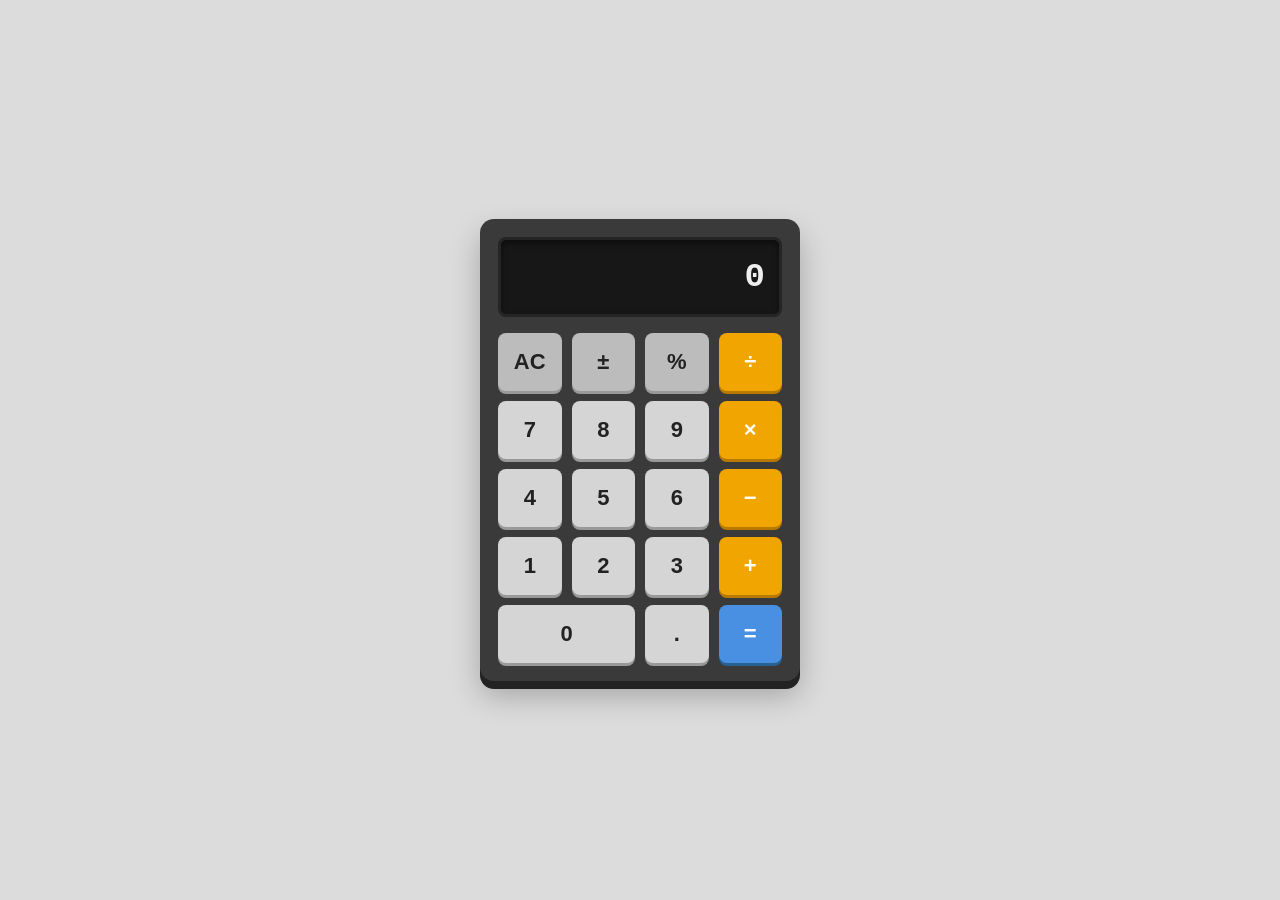
<file: calculator/index.html>
<!DOCTYPE html>
<html lang="en">
<head>
    <meta charset="UTF-8">
    <meta name="viewport" content="width=device-width, initial-scale=1.0">
    <title>Classic Calculator</title>
    <link rel="stylesheet" href="style.css">
</head>
<body>

    <div class="kalkulator">

        <!-- Display -->
        <div class="layar-kalkulator">
            <input
                type="text"
                class="tampilan-kalkulator"
                value="0"
                disabled
            >
        </div>

        <!-- Buttons -->
        <div class="tombol-kalkulator">

            <!-- Baris 1 -->
            <button class="fungsi" value="AC">AC</button>
            <button class="fungsi" value="±">±</button>
            <button class="fungsi" value="%">%</button>
            <button class="operator" value="/">÷</button>

            <!-- Baris 2 -->
            <button value="7">7</button>
            <button value="8">8</button>
            <button value="9">9</button>
            <button class="operator" value="*">×</button>

            <!-- Baris 3 -->
            <button value="4">4</button>
            <button value="5">5</button>
            <button value="6">6</button>
            <button class="operator" value="-">−</button>

            <!-- Baris 4 -->
            <button value="1">1</button>
            <button value="2">2</button>
            <button value="3">3</button>
            <button class="operator" value="+">+</button>

            <!-- Baris 5 -->
            <button class="nol" value="0">0</button>
            <button value=".">.</button>
            <button class="sama-dengan" value="=">=</button>

        </div>
    </div>

    <script src="script.js"></script>
</body>
</html>
</file>
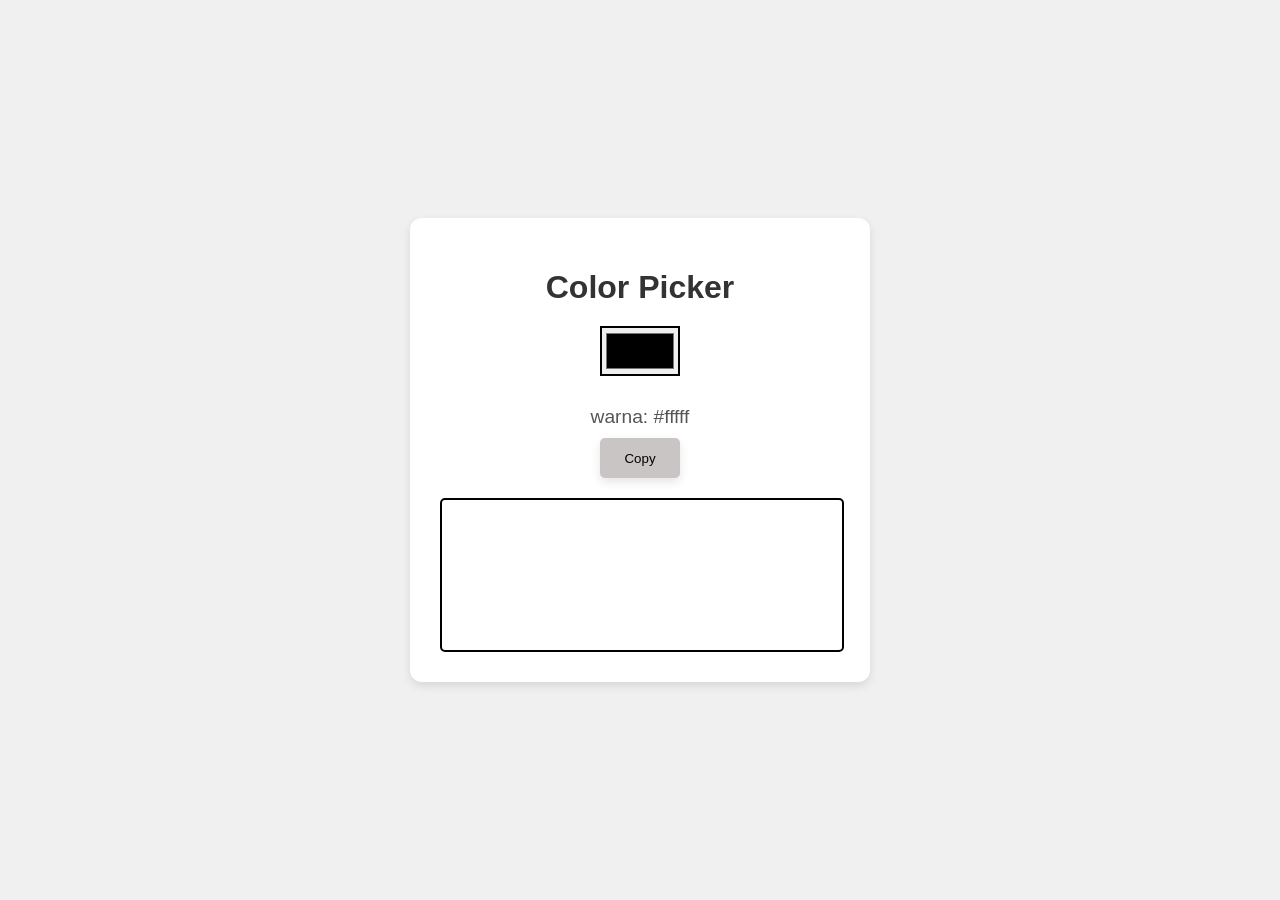
<file: color-picker/index.html>
<!DOCTYPE html>
<html lang="en">
<head>
    <meta charset="UTF-8">
    <meta name="viewport" content="width=device-width, initial-scale=1.0">
    <title>Color Picker</title>
    <link rel="stylesheet" href="style.css">
</head>
<body>
    <div class="container">
        <div class="color-picker">
            <h1>Color Picker</h1>
            <input type="color" id="colorInput">
            <p>warna: <span id="colorCode">#fffff</span></p>
            <button id="copyButton">Copy</button>
        </div>

        <div id="colorDisplay" class="color-display">

        </div>
    </div>

    <script src="script.js"></script>
</body>
</html>
</file>
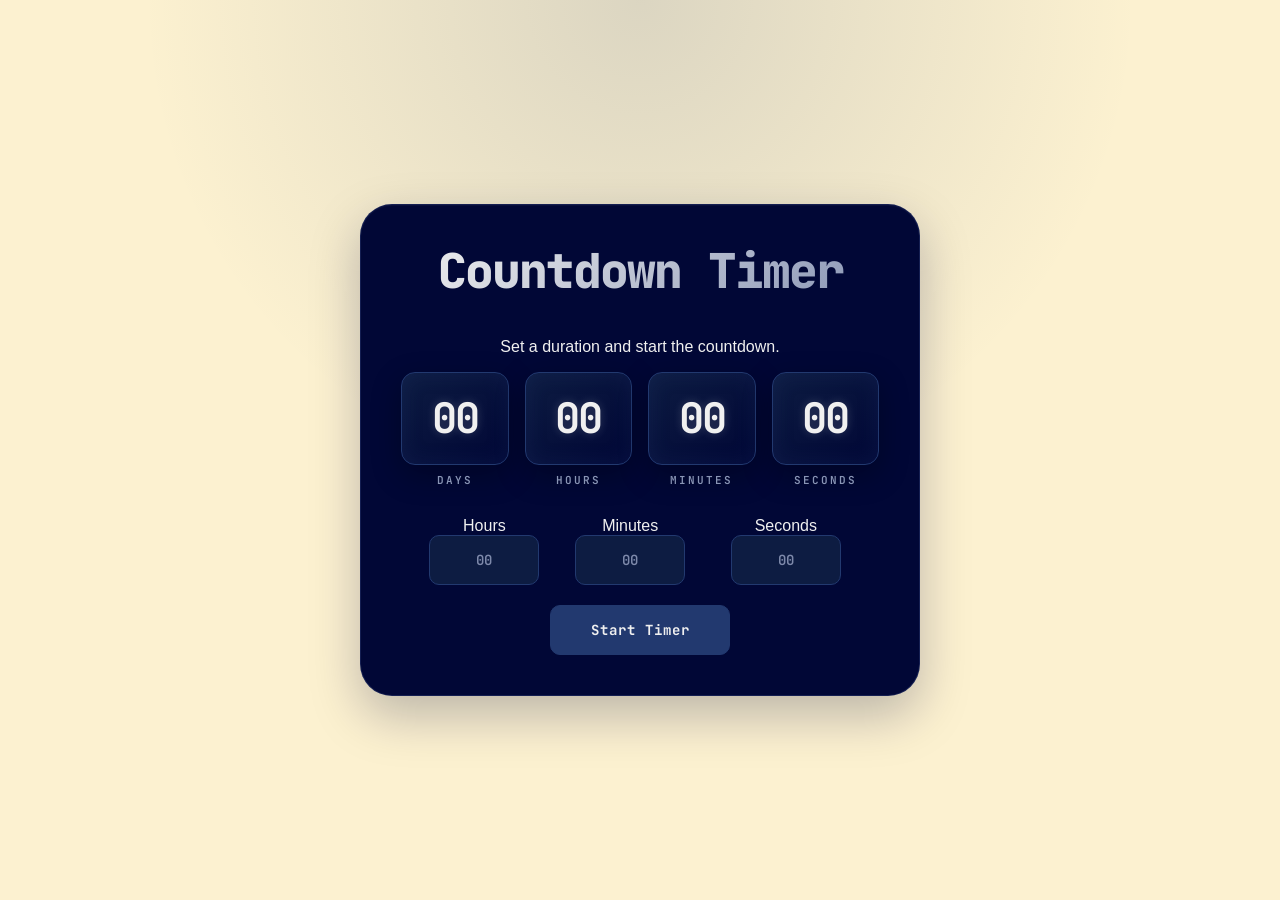
<file: count-down-timer/index.html>
<!doctype html>
<html lang="en">
    <head>
        <meta charset="UTF-8" />
        <meta name="viewport" content="width=device-width, initial-scale=1.0" />

        <meta name="description" content="A modern and simple countdown timer." />

        <title>Countdown Timer</title>

        <link rel="preconnect" href="https://fonts.googleapis.com" />
        <link rel="preconnect" href="https://fonts.gstatic.com" crossorigin />
        <link href="https://fonts.googleapis.com/css2?family=JetBrains+Mono:wght@400;500;600;700;800&display=swap" rel="stylesheet" />

        <link rel="stylesheet" href="style.css" />
    </head>

    <body>
        <main class="container">
            <!-- Header -->
            <header class="header">

                <h1>Countdown Timer</h1>

                <p>Set a duration and start the countdown.</p>
            </header>

            <!-- Timer Display -->
            <section class="countdown" id="countdown" aria-label="Countdown timer">
                <div class="time">
                    <span id="days">00</span>
                    <small>Days</small>
                </div>

                <div class="time">
                    <span id="hours">00</span>
                    <small>Hours</small>
                </div>

                <div class="time">
                    <span id="minutes">00</span>
                    <small>Minutes</small>
                </div>

                <div class="time">
                    <span id="seconds">00</span>
                    <small>Seconds</small>
                </div>
            </section>

            <!-- Timer Controls -->
            <section class="controls">
                <div class="input-container">
                    <label>
                        <span>Hours</span>

                        <input type="number" id="inputHours" min="0" max="99" placeholder="00" inputmode="numeric" autocomplete="off" />
                    </label>

                    <label>
                        <span>Minutes</span>

                        <input type="number" id="inputMinutes" min="0" max="59" placeholder="00" inputmode="numeric" autocomplete="off" />
                    </label>

                    <label>
                        <span>Seconds</span>

                        <input type="number" id="inputSeconds" min="0" max="59" placeholder="00" inputmode="numeric" autocomplete="off" />
                    </label>
                </div>

                <!-- Actions -->
                <div class="actions">
                    <button type="button" id="startButton">
                        <span>Start Timer</span>
                    </button>
                </div>
            </section>
        </main>

        <script src="script.js"></script>
    </body>
</html>
</file>
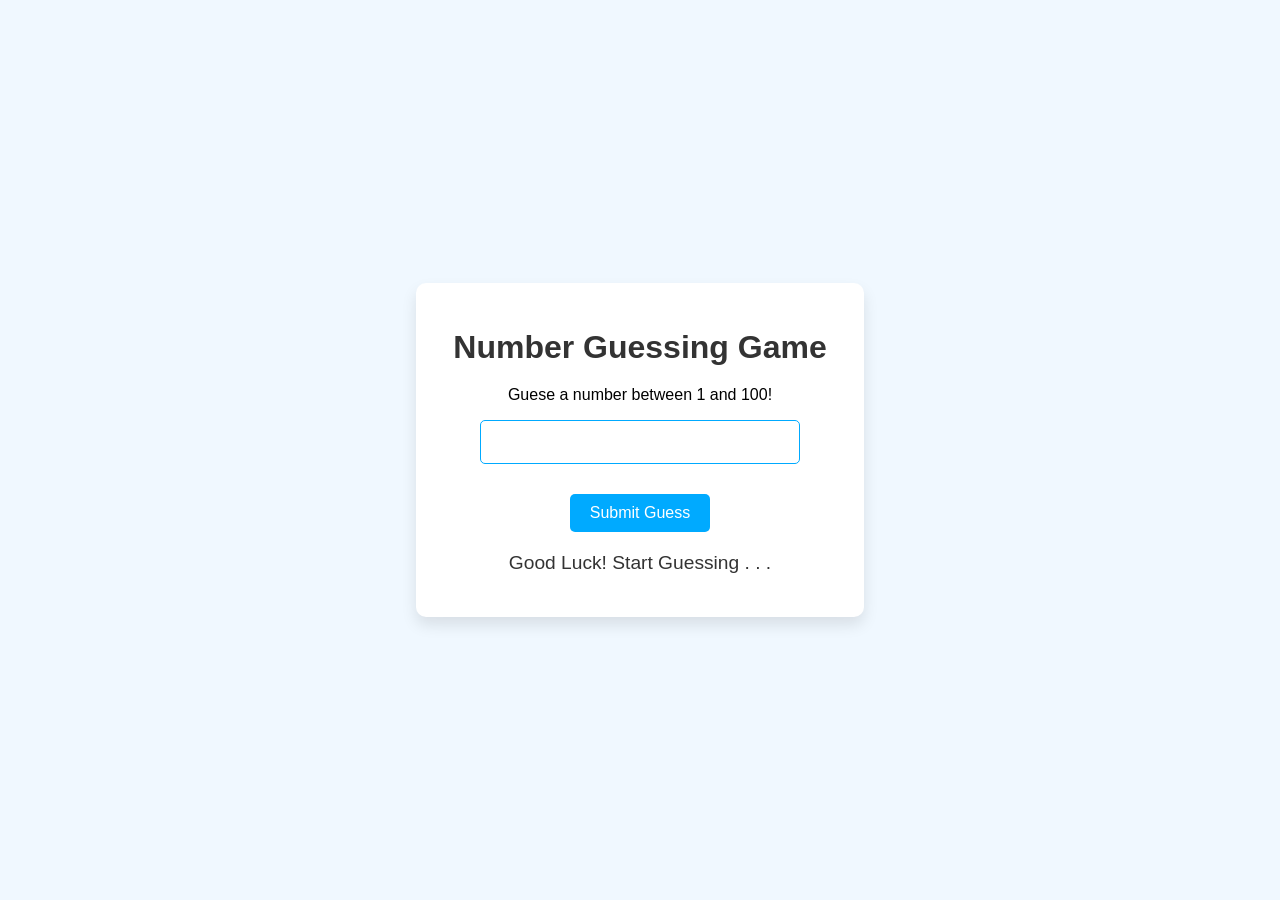
<file: number-guessing-game/index.html>
<!DOCTYPE html>
<html lang="en">
<head>
    <meta charset="UTF-8">
    <meta name="viewport" content="width=device-width, initial-scale=1.0">
    <title>Number Guessing Game</title>
    <link rel="stylesheet" href="style.css">
</head>
<body>
    <div class="container">
        <h1>Number Guessing Game</h1>
        <p>Guese a number between 1 and 100!</p>

        <input type="number" name="guessNumber" id="guessNumber" min="1" max="100">
        <button id="guessButton">Submit Guess</button>
        <p id="message">Good Luck! Start Guessing . . .</p>
        <button id="restartButton" style="display: none;">Play Again</button>
    </div>
    <script src="script.js"></script>
</body>
</html>
</file>
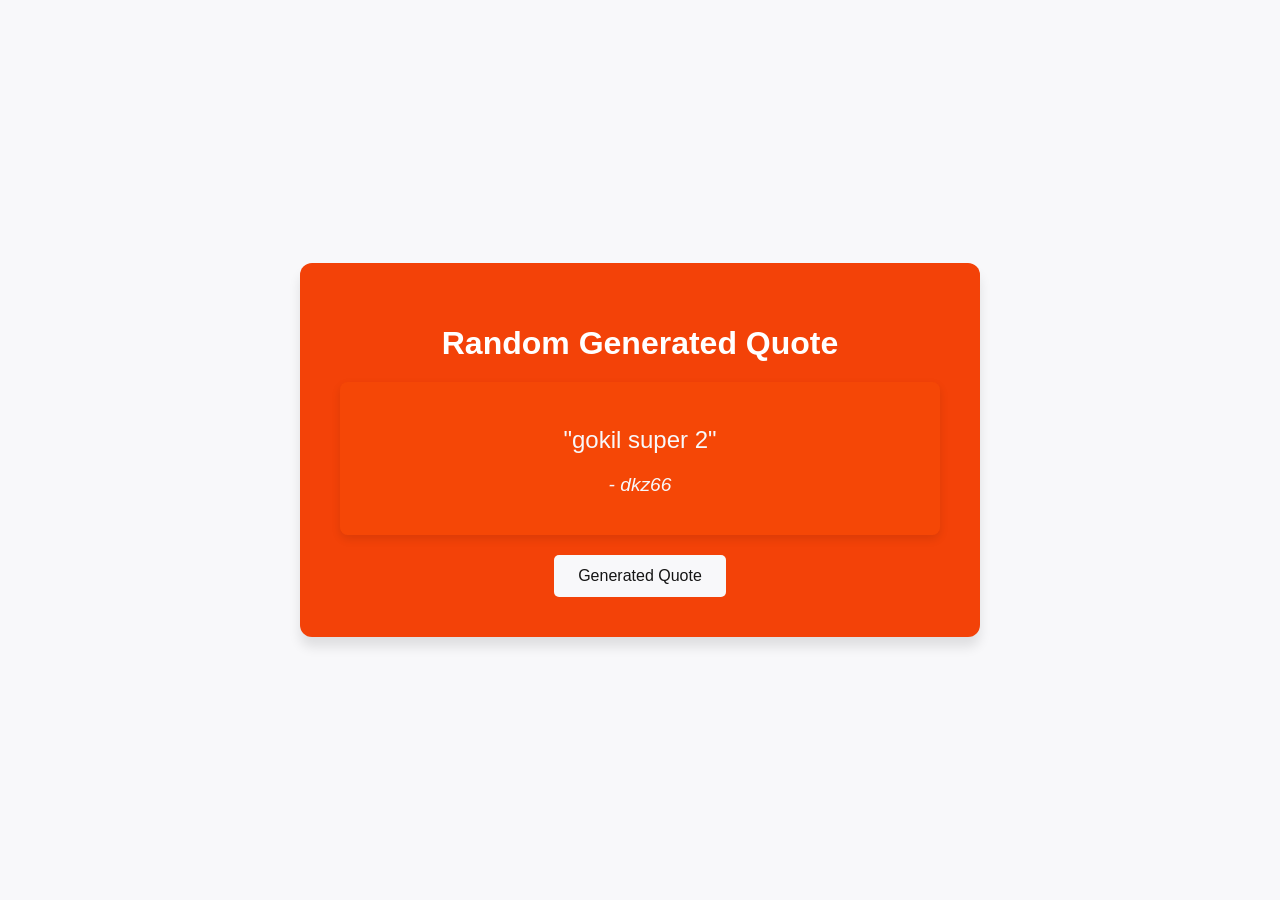
<file: random-quote-generator/index.html>
<!DOCTYPE html>
<html lang="en">
<head>
    <meta charset="UTF-8">
    <meta name="viewport" content="width=device-width, initial-scale=1.0">
    <title>Random Quote</title>
    <link rel="stylesheet" href="style.css">
</head>
<body>
    <div class="container-quote">
        <h1>Random Generated Quote</h1>
        <div class="quote-box">
            <p id="quote">Klik tombol dibawah untuk membuat quote</p>
            <p id="author">- Author</p>
        </div>
        <button id="button">Generated Quote</button>
    </div>
    
    <script src="script.js"></script>
</body>
</html>
</file>
<file: calculator/style.css>
* {
    box-sizing: border-box;
}

body {
    font-family: Arial, sans-serif;
    display: flex;
    justify-content: center;
    align-items: center;
    min-height: 100vh;
    margin: 0;

    background-color: #dcdcdc;
}

/* Calculator */
.kalkulator {
    width: 320px;
    padding: 18px;

    background-color: #3a3a3a;
    border-radius: 14px;

    box-shadow:
        0 8px 0 #222,
        0 15px 30px rgba(0, 0, 0, 0.25);
}

/* Display */
.layar-kalkulator {
    height: 80px;
    margin-bottom: 16px;
    padding: 10px 14px;

    display: flex;
    align-items: center;

    background-color: #171717;
    border: 3px solid #252525;
    border-radius: 8px;

    box-shadow:
        inset 0 3px 6px rgba(0, 0, 0, 0.5);
}

.tampilan-kalkulator {
    width: 100%;
    height: 100%;

    padding: 0;

    border: none;
    outline: none;
    background: transparent;

    color: #eeeeee;
    font-family: "Courier New", monospace;
    font-size: 34px;
    font-weight: bold;

    text-align: right;
}

/* Button grid */
.tombol-kalkulator {
    display: grid;
    grid-template-columns: repeat(4, 1fr);
    gap: 10px;
}

/* Semua tombol */
button {
    height: 58px;

    border: none;
    border-radius: 8px;

    background-color: #d5d5d5;

    color: #222;
    font-size: 22px;
    font-weight: bold;

    cursor: pointer;

    box-shadow: 0 3px 0 #999;

    transition:
        transform 0.08s ease,
        box-shadow 0.08s ease,
        background-color 0.15s ease;
}

/* Hover */
button:hover {
    background-color: #e2e2e2;
}

/* Saat ditekan */
button:active {
    transform: translateY(3px);
    box-shadow: 0 0 0 #999;
}

/* Operator */
.operator {
    background-color: #f0a500;
    color: white;
    box-shadow: 0 3px 0 #b87900;
}

.operator:hover {
    background-color: #ffb52e;
}

/* AC, +/- dan % */
.fungsi {
    background-color: #bcbcbc;
    color: #222;
}

.fungsi:hover {
    background-color: #cccccc;
}

/* Sama dengan */
.sama-dengan {
    background-color: #4a90e2;
    color: white;

    box-shadow: 0 3px 0 #286090;
}

.sama-dengan:hover {
    background-color: #5da0ed;
}

/* Tombol 0 */
.nol {
    grid-column: span 2;
}
</file>
<file: color-picker/style.css>
body{
    font-family: 'Arial', sans-serif;
    background-color: #f0f0f0;
    margin: 0;
    padding: 0;
    display: flex;
    justify-content: center;
    align-items: center;
    height: 100vh;
}
.container{
    text-align: center;
    background-color: #ffffff;
    padding: 30px;
    border-radius: 12px;
    box-shadow: 0 4px 10px rgba(0,0,0,0.1);
    max-width: 400px;
    width: 100%;
}
h1{
    font-size: 2em;
    color: #333333;
    margin-bottom: 20px;

}
.color-picker{
    margin-bottom: 20px;
}
#colorInput{
    width: 80px;
    height: 50px;
    border: 2px solid black;
    cursor: pointer;
    margin-bottom: 20px;
}
p{
    font-size: 1.2em;
    color: #555555;
    margin: 10px 0;
}
#copyButton {
    width: 80px;
    height: 40px;
    background-color: rgb(202, 197, 197);
    border: none;
    border-radius: 5px;
    box-shadow: 0 4px 10px rgb(0, 0, 0, 0.1);
}

.color-display{
    width: 100%;
    height: 150px;
    border-radius: 5px;
    border: 2px solid black;
    margin-top: 20px;
    transition: background-color 0.3s ease;
}
</file>
<file: count-down-timer/style.css>
:root {
    --primary-color: #010736;
    --second-color: #0d1c42;
    --tre-color: #22396f;

    --text-color: #f0f0f0;
    --muted-color: #8995b5;

    --border-hover: #5269a5;
    --button-hover: #2d4b8c;

    --background-color: #fcf1d0;

    --shadow-dark: rgba(0, 0, 0, 0.3);
    --glow: rgba(34, 57, 111, 0.35);
}

/* ==============================
   RESET
============================== */

* {
    box-sizing: border-box;
}

/* ==============================
   BASE
============================== */

body {
    min-height: 100vh;
    min-height: 100dvh;

    margin: 0;
    padding: 20px;

    display: flex;
    justify-content: center;
    align-items: center;

    font-family: Arial, sans-serif;
    color: var(--text-color);

    background: radial-gradient(circle at top, rgba(34, 57, 111, 0.15), transparent 45%), var(--background-color);
}

/* ==============================
   CONTAINER
============================== */

.container {
    width: min(100%, 560px);

    padding: clamp(24px, 5vw, 40px);

    text-align: center;

    background: var(--primary-color);

    border: 1px solid rgba(82, 105, 165, 0.25);
    border-radius: 2rem;

    box-shadow:
        0 20px 50px rgba(1, 7, 54, 0.25),
        inset 0 1px 0 rgba(255, 255, 255, 0.03);
}

/* ==============================
   TITLE
============================== */

h1 {
    margin: 0 0 clamp(28px, 5vw, 40px);

    font-family: "JetBrains Mono", monospace;
    font-size: clamp(30px, 7vw, 48px);
    font-weight: 800;
    line-height: 1.1;
    letter-spacing: -2px;

    background: linear-gradient(135deg, var(--text-color), var(--muted-color));

    background-clip: text;
    -webkit-background-clip: text;

    color: transparent;
}

/* ==============================
   COUNTDOWN
============================== */

.countdown {
    display: flex;
    justify-content: center;
    align-items: flex-start;

    gap: clamp(8px, 2vw, 16px);

    margin-bottom: clamp(24px, 5vw, 30px);

    font-family: "JetBrains Mono", monospace;
}

.time {
    min-width: 0;

    display: flex;
    flex: 1;

    flex-direction: column;
    align-items: center;

    gap: 8px;
}

.time span {
    width: 100%;
    aspect-ratio: 1.15 / 1;

    display: flex;
    justify-content: center;
    align-items: center;

    color: var(--text-color);

    font-size: clamp(22px, 7vw, 42px);
    font-weight: 700;
    line-height: 1;
    letter-spacing: -2px;

    background: linear-gradient(145deg, var(--second-color), var(--primary-color));

    border: 1px solid var(--tre-color);
    border-radius: 14px;

    box-shadow:
        inset 0 0 20px rgba(34, 57, 111, 0.25),
        0 10px 30px var(--shadow-dark);

    text-shadow: 0 0 10px rgba(240, 240, 240, 0.2);

    transition:
        transform 0.25s ease,
        box-shadow 0.25s ease,
        border-color 0.25s ease;
}

.time span:hover {
    transform: translateY(-5px);

    border-color: var(--border-hover);

    box-shadow:
        inset 0 0 25px rgba(34, 57, 111, 0.45),
        0 15px 35px rgba(0, 0, 0, 0.4);
}

.time small {
    color: var(--muted-color);

    font-size: clamp(8px, 2vw, 11px);
    font-weight: 600;

    letter-spacing: clamp(1px, 0.5vw, 2px);

    text-transform: uppercase;
}

/* ==============================
   INPUTS
============================== */

.input-container {
    display: flex;
    justify-content: center;

    gap: 12px;

    margin-bottom: 20px;
}

.input-container input {
    width: 100%;
    max-width: 110px;
    height: 50px;

    padding: 0 14px;

    color: var(--text-color);
    background: var(--second-color);

    border: 1px solid var(--tre-color);
    border-radius: 10px;
    outline: none;

    font-family: "JetBrains Mono", monospace;
    font-size: 14px;
    font-weight: 600;

    text-align: center;

    transition:
        border-color 0.25s ease,
        box-shadow 0.25s ease,
        transform 0.25s ease;
}

.input-container input::placeholder {
    color: #7d89aa;
}

.input-container input:hover {
    border-color: #3d5791;
}

.input-container input:focus {
    border-color: var(--border-hover);

    box-shadow:
        0 0 0 3px var(--glow),
        0 8px 20px rgba(0, 0, 0, 0.2);

    transform: translateY(-2px);
}

/* Remove number spinner */

input[type="number"]::-webkit-inner-spin-button,
input[type="number"]::-webkit-outer-spin-button {
    display: none;
}

input[type="number"] {
    appearance: textfield;
}

/* ==============================
   BUTTON
============================== */

#startButton {
    width: min(100%, 180px);
    height: 50px;

    display: block;

    margin: 0 auto;

    color: var(--text-color);
    background: var(--tre-color);

    border: 1px solid var(--tre-color);
    border-radius: 10px;

    font-family: "JetBrains Mono", monospace;
    font-size: 14px;
    font-weight: 700;

    letter-spacing: 1px;

    cursor: pointer;

    transition:
        background 0.25s ease,
        transform 0.2s ease,
        box-shadow 0.25s ease;
}

#startButton:hover {
    background: var(--button-hover);

    box-shadow: 0 8px 25px var(--glow);

    transform: translateY(-2px);
}

#startButton:active {
    transform: translateY(1px);

    box-shadow: 0 3px 10px rgba(0, 0, 0, 0.3);
}

/* ==============================
   TABLET
============================== */

@media (max-width: 600px) {
    body {
        padding: 16px;
    }

    .container {
        padding: 28px 20px;
        border-radius: 1.5rem;
    }

    .countdown {
        gap: 8px;
    }

    .time span {
        border-radius: 11px;
    }

    .input-container {
        gap: 8px;
    }

    .input-container input {
        height: 46px;
        padding: 0 8px;
    }
}

/* ==============================
   MOBILE
============================== */

@media (max-width: 400px) {
    body {
        padding: 10px;
    }

    .container {
        padding: 24px 14px;
        border-radius: 1.25rem;
    }

    h1 {
        margin-bottom: 26px;
    }

    .countdown {
        gap: 5px;
    }

    .time {
        gap: 6px;
    }

    .time span {
        border-radius: 9px;
    }

    .time small {
        letter-spacing: 0.5px;
    }

    .input-container {
        gap: 6px;
    }

    .input-container input {
        height: 44px;
        padding: 0 4px;

        font-size: 12px;
    }

    #startButton {
        width: 100%;
    }
}

/* ==============================
   VERY SMALL SCREEN
============================== */

@media (max-width: 320px) {
    .container {
        padding: 20px 10px;
    }

    .countdown {
        gap: 3px;
    }

    .time span {
        font-size: 20px;
    }

    .time small {
        font-size: 7px;
    }

    .input-container {
        gap: 4px;
    }

    .input-container input {
        font-size: 11px;
    }
}
</file>
<file: number-guessing-game/style.css>
body {
    font-family: 'Arial', sans-serif;
    background-color: #f0f8ff;
    margin: 0;
    padding: 0;
    display: flex;
    justify-content: center;
    align-items: center;
    height: 100vh;
}

.container {
    text-align: center;
    background-color: #ffffff;
    padding: 24px;
    border-radius: 10px;
    box-shadow: 0 8px 15px rgba(0, 0, 0, 0.1);
    max-width: 400px;
    width: 90%;
}

h1 {
    font-size: 2em;
    color: #333333;
    margin-bottom: 20px;
}

input {
    padding: 10px;
    font-size: 1.2em;
    border: 1px solid #00aaff;
    border-radius: 5px;
    width: 80%;
    margin-bottom: 20px;
    box-sizing: border-box;
}

button {
    background-color: #00aaff;
    color: white;
    padding: 10px 20px;
    border: none;
    border-radius: 5px;
    font-size: 1em;
    cursor: pointer;
    margin-top: 10px;
    transition: background-color 0.3 ease;
}

button:hover {
    background-color: #0077cc;
}

#message {
    font-size: 1.2em;
    color: #333333;
    margin-top: 20px;
}

#restartButton {
    background-color: #28a745;
}
#restartButton:hover {
    background-color: #218838;
}
</file>
<file: random-quote-generator/style.css>
body {
    font-family: Arial, Helvetica, sans-serif;
    background-color: #f8f8fa;
    margin: 0;
    padding: 0;
    display: flex;
    justify-content: center;
    align-items: center;
    height: 100vh;
}

.container-quote {
    background-color: #f34208;
    color: white;
    text-align: center;
    padding: 40px;
    border-radius: 12px;
    box-shadow: 0 10px 12px rgba(0,0,0,0.1);
    max-width: 600px;
    width: 70%;
}

h1 {
    font-size: 2em;
    color: white;
    margin-bottom: 20px;
}

.quote-box {
    background-color: #f84d0482;
    color: #f8f8fa;
    padding: 20px;
    margin: 20px 0;
    border-radius: 8px;
    box-shadow: 0 4px 10px rgba(0,0,0,0.1);
}

#quote {
    color: #f8f8fa;
    font-size: 1.5em;
    margin-bottom: 20px;
}
#author {
    color: #f8f8fa;
    font-size: 1.2em;
    font-style: italic;
}

button {
    background-color: #f8f8fa;
    color: #151515;
    padding: 12px 24px;
    border: none;
    border-radius: 5px;
    cursor: pointer;
    font-size: 1em;
    transition: background-color 0.3 ease;
}

button:hover {
    background-color: #dddde0;
}
</file>
